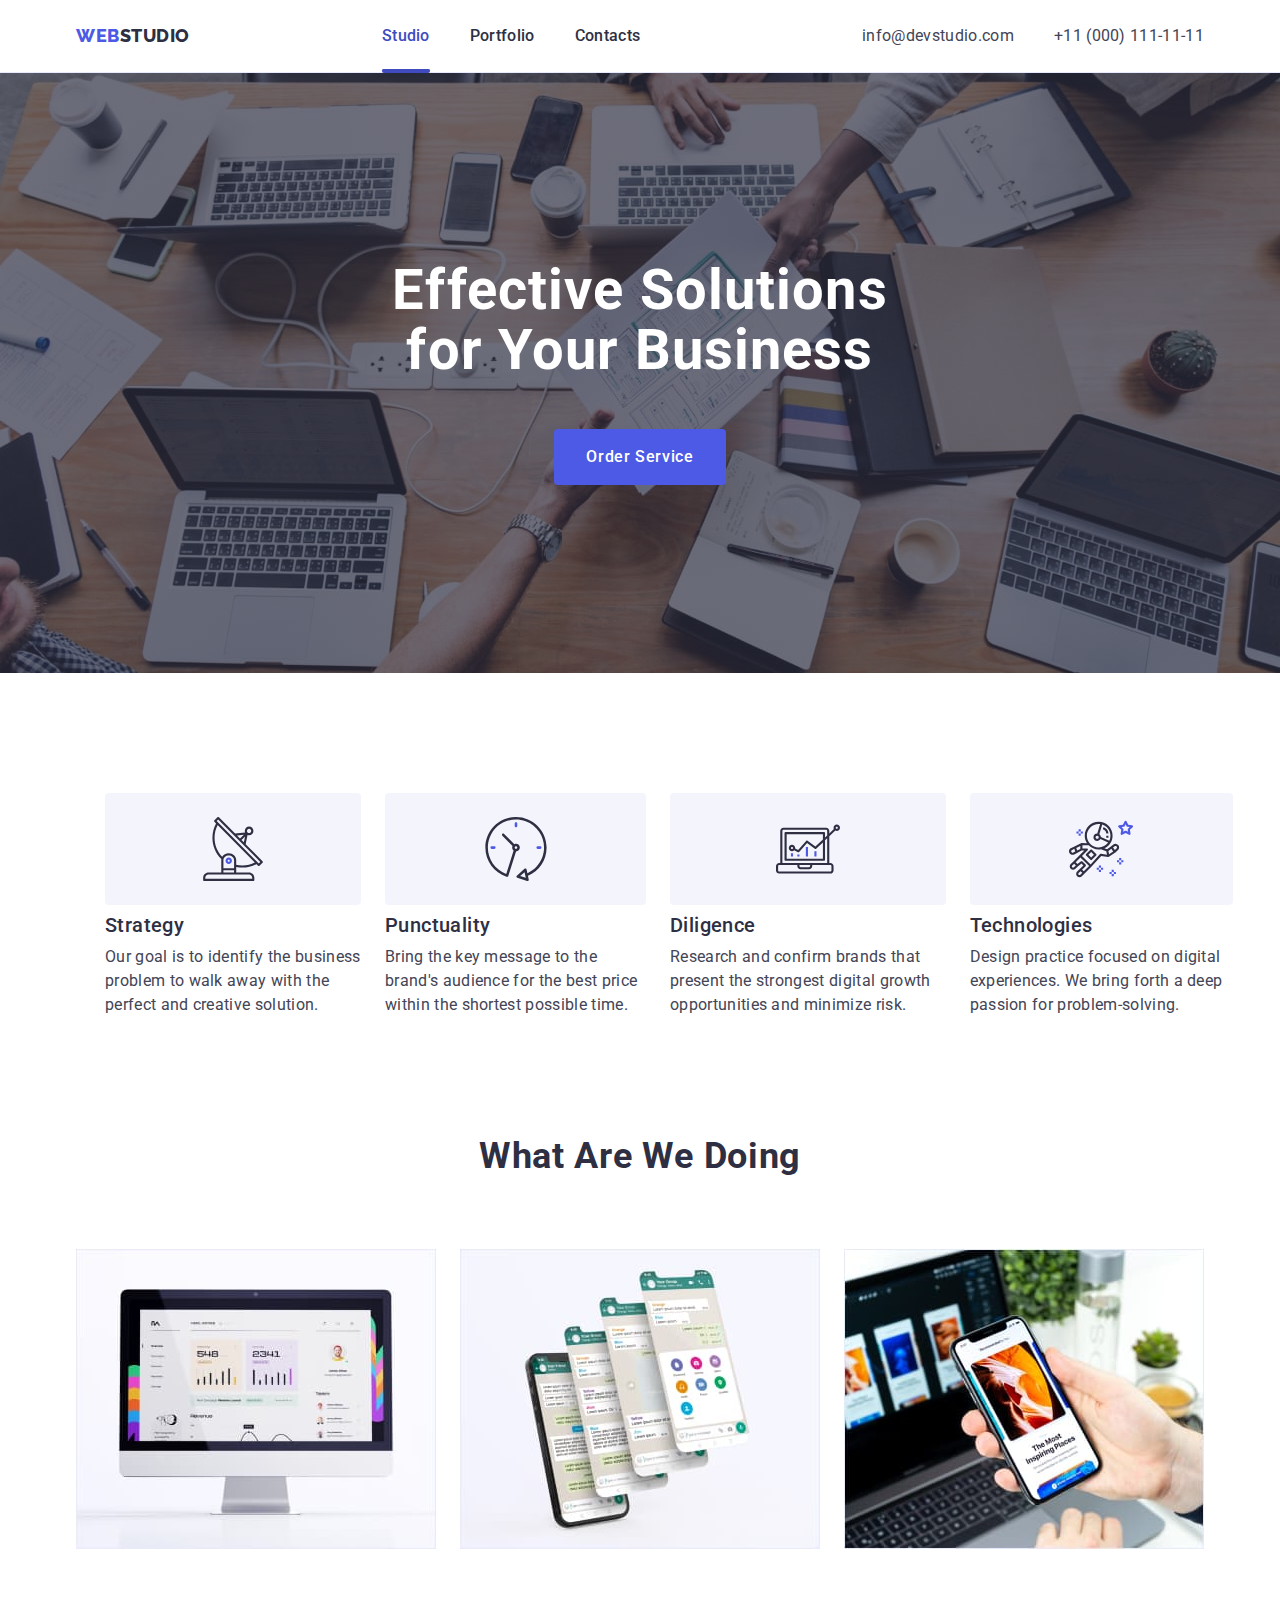
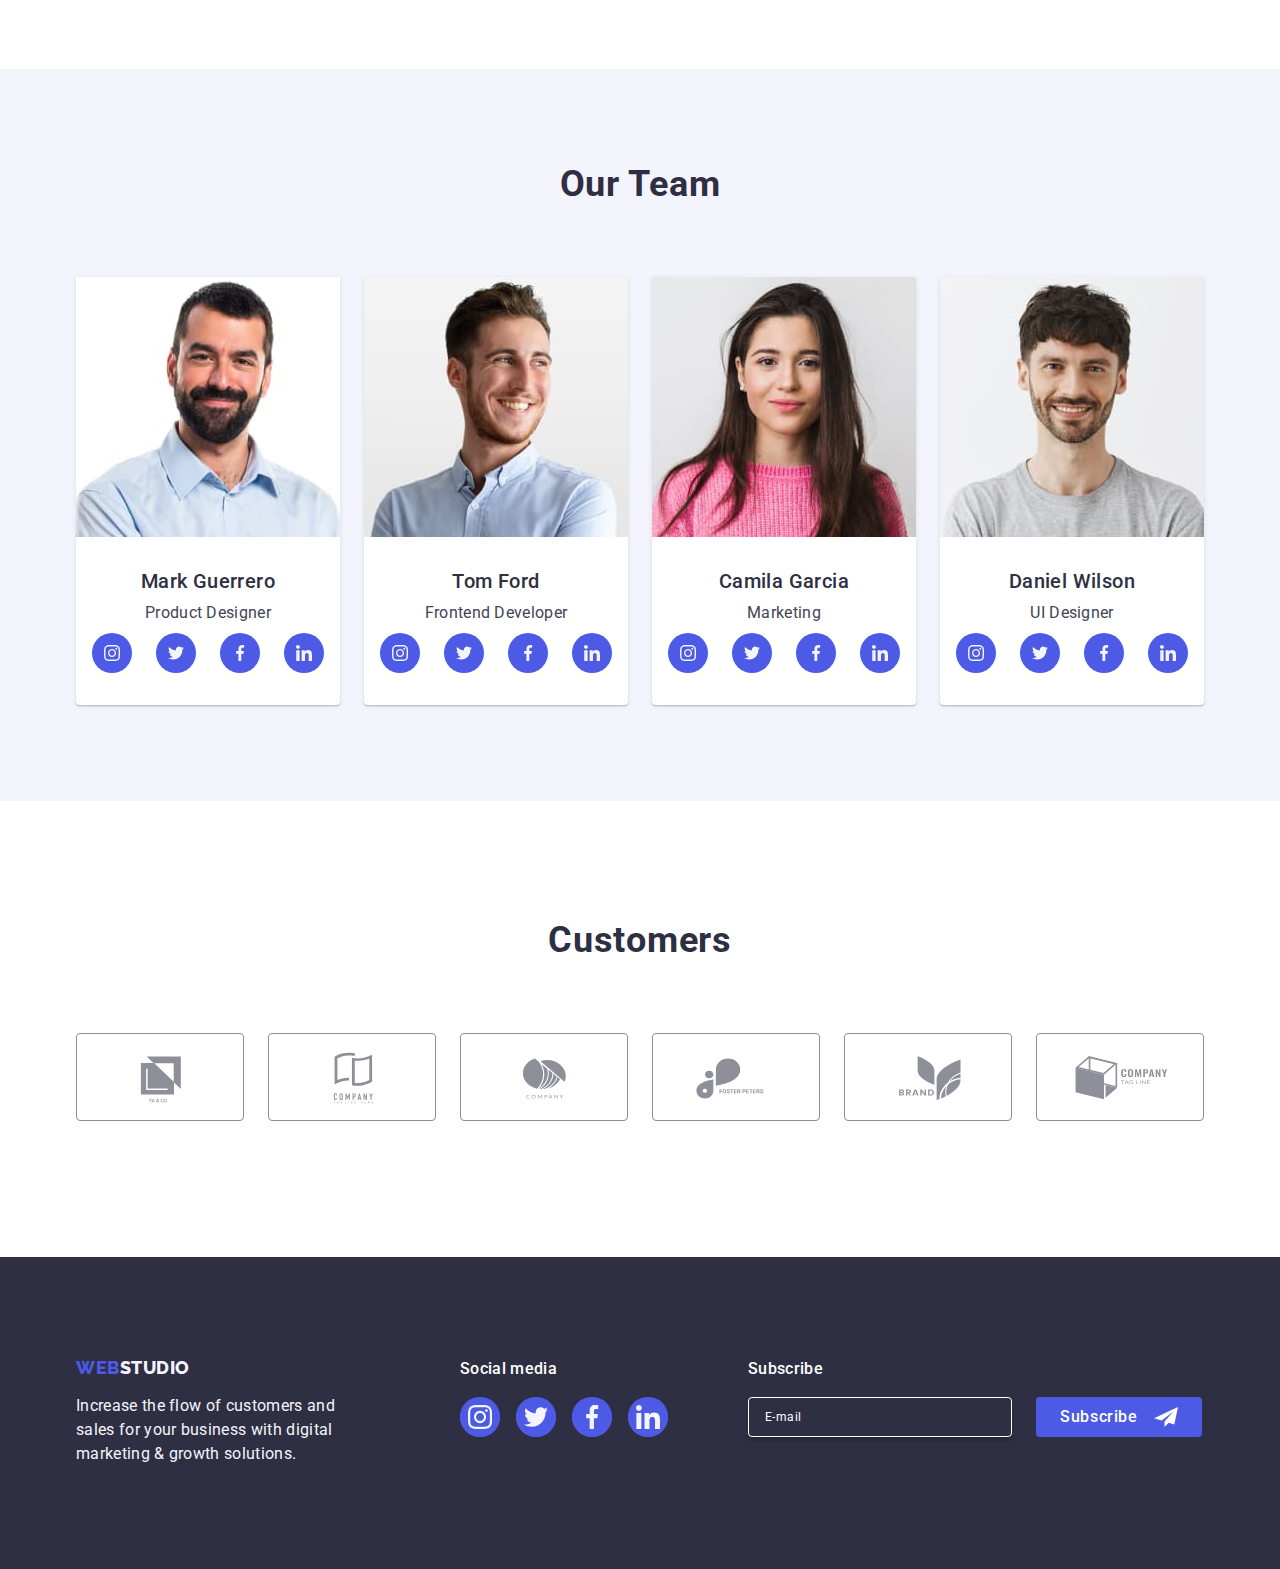
<file: index.html>
<!DOCTYPE html>
<html lang="en">
  <head>
    <meta charset="UTF-8" />
    <meta name="viewport" content="width=device-width, initial-scale=1.0" />
    <link
      rel="stylesheet"
      href="https://cdn.jsdelivr.net/npm/modern-normalize@2.0.0/modern-normalize.min.css"
    />
    <link rel="stylesheet" href="./css/styles.css" />
    <link rel="preconnect" href="https://fonts.googleapis.com" />
    <link rel="preconnect" href="https://fonts.gstatic.com" crossorigin />
    <link
      href="https://fonts.googleapis.com/css2?family=Raleway:wght@800&family=Roboto:wght@400;500;700;900&display=swap"
      rel="stylesheet"
    />
    <title>Studio</title>
  </head>
  <body>
    <header class="flex-container">
      <div class="container container-flex-one">
        <nav class="flex-nav relative">
          <a class="logo link flex-logo" href="./index.html"
            >Web<span class="logocolor">Studio</span>
          </a>
          <ul class="list flex-items">
            <li class="list-contact">
              <a class="list-item active link" href="./index.html">Studio</a>
            </li>
            <li class="list-contact">
              <a class="list-item link" href="./portfolio.html">Portfolio</a>
            </li>
            <li class="list-contact">
              <a class="list-item link" href="">Contacts</a>
            </li>
          </ul>
        </nav>
        <address class="contact">
          <ul class="list flex-address">
            <li class="list-contact">
              <a class="linkcolor link" href="mailto:info@devstudio.com"
                >info@devstudio.com</a
              >
            </li>
            <li class="list-contact">
              <a class="linkcolor link" href="tel:+110001111111"
                >+11 (000) 111-11-11</a
              >
            </li>
          </ul>
        </address>
      </div>
    </header>
    <main>
      <section class="bgd flex-one bgd-img">
        <div class="container container-flex-two">
          <h1 class="headerstyl">Effective Solutions for Your Business</h1>
          <button class="btn-first" type="button" data-modal-open>
            Order Service
          </button>
        </div>
      </section>
      <section class="flex-two">
        <div class="container container-flex-one">
          <h2 class="visually-hidden">The main goals of the company</h2>
          <ul class="list flex-three">
            <li class="list-goals">
              <div class="icons-atut">
                <svg
                  class="svg-atut"
                  viewBox="0 0 32 32"
                  width="64"
                  height="64"
                  fill="black"
                >
                  <use href="./images/icons.svg#icon-antenna"></use>
                </svg>
              </div>
              <h3 class="hdr">Strategy</h3>
              <p class="prg">
                Our goal is to identify the business problem to walk away with
                the perfect and creative solution.
              </p>
            </li>
            <li class="list-goals">
              <div class="icons-atut">
                <svg
                  class="svg-atut"
                  viewBox="0 0 32 32"
                  width="64"
                  height="64"
                >
                  <use href="./images/icons.svg#icon-clock"></use>
                </svg>
              </div>
              <h3 class="hdr">Punctuality</h3>
              <p class="prg">
                Bring the key message to the brand's audience for the best price
                within the shortest possible time.
              </p>
            </li>
            <li class="list-goals">
              <div class="icons-atut">
                <svg
                  class="svg-atut"
                  viewBox="0 0 32 32"
                  width="64"
                  height="64"
                >
                  <use href="./images/icons.svg#icon-diagram"></use>
                </svg>
              </div>
              <h3 class="hdr">Diligence</h3>
              <p class="prg">
                Research and confirm brands that present the strongest digital
                growth opportunities and minimize risk.
              </p>
            </li>
            <li class="list-goals">
              <div class="icons-atut">
                <svg
                  class="svg-atut"
                  viewBox="0 0 32 32"
                  width="64"
                  height="64"
                >
                  <use href="./images/icons.svg#icon-astronaut"></use>
                </svg>
              </div>
              <h3 class="hdr">Technologies</h3>
              <p class="prg">
                Design practice focused on digital experiences. We bring forth a
                deep passion for problem-solving.
              </p>
            </li>
          </ul>
        </div>
      </section>
      <section class="flex-four">
        <div class="container container-flex-two">
          <h2 class="header-low">What are we doing</h2>
          <ul class="list flex-img">
            <li class="flex-img-rtv">
              <img
                src="./images/computer.jpg"
                alt="Monitor"
                width="360"
                height="300"
              />
            </li>
            <li class="flex-img-rtv">
              <img
                src="./images/phonescreen.jpg"
                alt="A phone with four screenshots"
                width="360"
                height="300"
              />
            </li>
            <li class="flex-img-rtv">
              <img
                src="./images/phone.jpg"
                alt="A man's hand with a phone in his hand, and in the background there is a computer on the table"
                width="360"
                height="300"
              />
            </li>
          </ul>
        </div>
      </section>
      <section class="bgn-team flex-fife">
        <div class="container column">
          <h2 class="header-low">Our Team</h2>
          <ul class="list flex-team">
            <li class="bgr-white flex-person">
              <img
                src="./images/mg.jpg"
                alt="Mark Guerrero Product Designer"
                width="264"
                height="260"
              />
              <div class="div-person">
                <h3 class="hdr">Mark Guerrero</h3>
                <p class="prg">Product Designer</p>
                <ul class="flex-platform">
                  <li class="icons-platform">
                    <a href="#" class="web-icon">
                      <svg
                        class="svg-platform"
                        viewBox="0 0 32 32"
                        width="16"
                        height="16"
                      >
                        <use href="./images/icons.svg#icon-instagram"></use>
                      </svg>
                    </a>
                  </li>
                  <li class="icons-platform">
                    <a href="#" class="web-icon">
                      <svg
                        class="svg-platform"
                        viewBox="0 0 32 32"
                        width="16"
                        height="16"
                      >
                        <use href="./images/icons.svg#icon-twitter"></use>
                      </svg>
                    </a>
                  </li>
                  <li class="icons-platform">
                    <a href="#" class="web-icon">
                      <svg
                        class="svg-platform"
                        viewBox="0 0 32 32"
                        width="16"
                        height="16"
                      >
                        <use href="./images/icons.svg#icon-facebook"></use>
                      </svg>
                    </a>
                  </li>
                  <li class="icons-platform">
                    <a href="#" class="web-icon">
                      <svg
                        class="svg-platform"
                        viewBox="0 0 32 32"
                        width="16"
                        height="16"
                      >
                        <use href="./images/icons.svg#icon-linkedin"></use>
                      </svg>
                    </a>
                  </li>
                </ul>
              </div>
            </li>
            <li class="bgr-white flex-person">
              <img
                src="./images/tf.jpg"
                alt="Tom Ford Frontend Developer"
                width="264"
                height="260"
              />
              <div class="div-person">
                <h3 class="hdr">Tom Ford</h3>
                <p class="prg">Frontend Developer</p>
                <ul class="flex-platform">
                  <li class="icons-platform">
                    <a href="#" class="web-icon">
                      <svg
                        class="svg-platform"
                        viewBox="0 0 32 32"
                        width="16"
                        height="16"
                      >
                        <use href="./images/icons.svg#icon-instagram"></use>
                      </svg>
                    </a>
                  </li>
                  <li class="icons-platform">
                    <a href="#" class="web-icon">
                      <svg
                        class="svg-platform"
                        viewBox="0 0 32 32"
                        width="16"
                        height="16"
                      >
                        <use href="./images/icons.svg#icon-twitter"></use>
                      </svg>
                    </a>
                  </li>
                  <li class="icons-platform">
                    <a href="#" class="web-icon">
                      <svg
                        class="svg-platform"
                        viewBox="0 0 32 32"
                        width="16"
                        height="16"
                      >
                        <use href="./images/icons.svg#icon-facebook"></use>
                      </svg>
                    </a>
                  </li>
                  <li class="icons-platform">
                    <a href="#" class="web-icon">
                      <svg
                        class="svg-platform"
                        viewBox="0 0 32 32"
                        width="16"
                        height="16"
                      >
                        <use href="./images/icons.svg#icon-linkedin"></use>
                      </svg>
                    </a>
                  </li>
                </ul>
              </div>
            </li>
            <li class="bgr-white flex-person">
              <img
                src="./images/cg.jpg"
                alt="Camila Garcia Marketing"
                width="264"
                height="260"
              />
              <div class="div-person">
                <h3 class="hdr">Camila Garcia</h3>
                <p class="prg">Marketing</p>
                <ul class="flex-platform">
                  <li class="icons-platform">
                    <a href="#" class="web-icon">
                      <svg
                        class="svg-platform"
                        viewBox="0 0 32 32"
                        width="16"
                        height="16"
                      >
                        <use href="./images/icons.svg#icon-instagram"></use>
                      </svg>
                    </a>
                  </li>
                  <li class="icons-platform">
                    <a href="#" class="web-icon">
                      <svg
                        class="svg-platform"
                        viewBox="0 0 32 32"
                        width="16"
                        height="16"
                      >
                        <use href="./images/icons.svg#icon-twitter"></use>
                      </svg>
                    </a>
                  </li>
                  <li class="icons-platform">
                    <a href="#" class="web-icon">
                      <svg
                        class="svg-platform"
                        viewBox="0 0 32 32"
                        width="16"
                        height="16"
                      >
                        <use href="./images/icons.svg#icon-facebook"></use>
                      </svg>
                    </a>
                  </li>
                  <li class="icons-platform">
                    <a href="#" class="web-icon">
                      <svg
                        class="svg-platform"
                        viewBox="0 0 32 32"
                        width="16"
                        height="16"
                      >
                        <use href="./images/icons.svg#icon-linkedin"></use>
                      </svg>
                    </a>
                  </li>
                </ul>
              </div>
            </li>
            <li class="bgr-white flex-person">
              <img
                src="./images/dw.jpg"
                alt="Daniel Wilson UI Designer"
                height="260"
              />
              <div class="div-person">
                <h3 class="hdr">Daniel Wilson</h3>
                <p class="prg">UI Designer</p>
                <ul class="flex-platform">
                  <li class="icons-platform">
                    <a href="#" class="web-icon">
                      <svg
                        class="svg-platform"
                        viewBox="0 0 32 32"
                        width="16"
                        height="16"
                      >
                        <use href="./images/icons.svg#icon-instagram"></use>
                      </svg>
                    </a>
                  </li>
                  <li class="icons-platform">
                    <a href="#" class="web-icon">
                      <svg
                        class="svg-platform"
                        viewBox="0 0 32 32"
                        width="16"
                        height="16"
                      >
                        <use href="./images/icons.svg#icon-twitter"></use>
                      </svg>
                    </a>
                  </li>
                  <li class="icons-platform">
                    <a href="#" class="web-icon">
                      <svg
                        class="svg-platform"
                        viewBox="0 0 32 32"
                        width="16"
                        height="16"
                      >
                        <use href="./images/icons.svg#icon-facebook"></use>
                      </svg>
                    </a>
                  </li>
                  <li class="icons-platform">
                    <a href="#" class="web-icon">
                      <svg
                        class="svg-platform"
                        viewBox="0 0 32 32"
                        width="16"
                        height="16"
                      >
                        <use href="./images/icons.svg#icon-linkedin"></use>
                      </svg>
                    </a>
                  </li>
                </ul>
              </div>
            </li>
          </ul>
        </div>
      </section>
      <section class="customers">
        <div class="container">
          <h2 class="header-low">Customers</h2>
          <ul class="list flex-three">
            <li class="list-goals icons-costumers">
              <a href="#" class="web-customers">
                <svg
                  class="svg-customer"
                  viewBox="0 0 61 32"
                  width="104"
                  height="56"
                >
                  <use href="./images/icons.svg#icon-client-1"></use>
                </svg>
              </a>
            </li>
            <li class="list-goals icons-costumers">
              <a href="#" class="web-customers">
                <svg
                  class="svg-customer"
                  viewBox="0 0 61 32"
                  width="104"
                  height="56"
                >
                  <use href="./images/icons.svg#icon-client-2"></use>
                </svg>
              </a>
            </li>
            <li class="list-goals icons-costumers">
              <a href="#" class="web-customers">
                <svg
                  class="svg-customer"
                  viewBox="0 0 61 32"
                  width="104"
                  height="56"
                >
                  <use href="./images/icons.svg#icon-client-3"></use>
                </svg>
              </a>
            </li>
            <li class="list-goals icons-costumers">
              <a href="#" class="web-customers">
                <svg
                  class="svg-customer"
                  viewBox="0 0 61 32"
                  width="104"
                  height="56"
                >
                  <use href="./images/icons.svg#icon-client-4"></use>
                </svg>
              </a>
            </li>
            <li class="list-goals icons-costumers">
              <a href="#" class="web-customers">
                <svg
                  class="svg-customer"
                  viewBox="0 0 61 32"
                  width="104"
                  height="56"
                >
                  <use href="./images/icons.svg#icon-client-5"></use>
                </svg>
              </a>
            </li>
            <li class="list-goals icons-costumers">
              <a href="#" class="web-customers">
                <svg
                  class="svg-customer"
                  viewBox="0 0 61 32"
                  width="104"
                  height="56"
                >
                  <use href="./images/icons.svg#icon-client-6"></use>
                </svg>
              </a>
            </li>
          </ul>
        </div>
      </section>
    </main>
    <footer class="bgd footer">
      <div class="container flex-footer">
        <div class="margin-footer">
          <a class="logo link block-footer" href="index.html"
            >Web<span class="ft-logo">Studio</span>
          </a>
          <p class="footer-prg">
            Increase the flow of customers and sales for your business with
            digital marketing & growth solutions.
          </p>
        </div>
        <div class="">
          <p class="list-item-f">Social media</p>
          <ul class="platforms-footer">
            <li class="icons-footer">
              <a href="#" class="web-icon-f">
                <svg
                  class="svg-footer"
                  viewBox="0 0 32 32"
                  width="24"
                  height="24"
                >
                  <use href="./images/icons.svg#icon-instagram"></use>
                </svg>
              </a>
            </li>

            <li class="icons-footer">
              <a href="#" class="web-icon-f">
                <svg
                  class="svg-footer"
                  viewBox="0 0 32 32"
                  width="24"
                  height="24"
                >
                  <use href="./images/icons.svg#icon-twitter"></use>
                </svg>
              </a>
            </li>
            <li class="icons-footer">
              <a href="#" class="web-icon-f">
                <svg
                  class="svg-footer"
                  viewBox="0 0 32 32"
                  width="24"
                  height="24"
                >
                  <use href="./images/icons.svg#icon-facebook"></use>
                </svg>
              </a>
            </li>
            <li class="icons-footer">
              <a href="#" class="web-icon-f">
                <svg
                  class="svg-footer"
                  viewBox="0 0 32 32"
                  width="24"
                  height="24"
                >
                  <use href="./images/icons.svg#icon-linkedin"></use>
                </svg>
              </a>
            </li>
          </ul>
        </div>
        <div class="sub-footer">
          <p class="list-item-f">Subscribe</p>
          <form class="form-footer">
            <label class="label-footer">
              <input
                class="input-footer"
                type="email"
                name="email"
                placeholder="E-mail"
                required
              />
            </label>
            <button class="btn-footer" type="submit">
              Subscribe
              <svg class="svg-send" viewBox="0 0 32 32" width="24" height="24">
                <use href="./images/icons.svg#icon-send"></use>
              </svg>
            </button>
          </form>
        </div>
      </div>
    </footer>
    <div class="backdrop is-hidden" data-modal>
      <div class="modal">
        <button class="close-btn" type="button" data-modal-close>
          <svg class="svg-close-btn" viewBox="0 0 32 32" width="8" height="8">
            <use href="./images/icons.svg#icon-close-black"></use>
          </svg>
        </button>
        <p class="modal-p">Leave your contacts and we will call you back</p>
        <form class="form-modal">
          <div class="div-modal-l">
            <label for="user-name" class="label-modal">Name</label>
            <div class="div-modal-si">
              <input
                class="input-modal"
                type="text"
                id="user-name"
                name="user-name"
                required
              />
              <svg
                class="svg-icon-modal"
                viewBox="0 0 32 32"
                width="18"
                height="24"
              >
                <use href="./images/icons.svg#icon-person"></use>
              </svg>
            </div>
          </div>
          <div class="div-modal-l">
            <label for="user-phone" class="label-modal">Phone</label>
            <div class="div-modal-si">
              <input
                class="input-modal"
                type="tel"
                id="user-phone"
                name="user_phone"
                required
              />
              <svg
                class="svg-icon-modal"
                viewBox="0 0 32 32"
                width="18"
                height="24"
              >
                <use href="./images/icons.svg#icon-phone"></use>
              </svg>
            </div>
          </div>
          <div class="div-modal-l">
            <label for="user-email" class="label-modal">Email</label>
            <div class="div-modal-si">
              <input
                class="input-modal"
                type="email"
                id="user-email"
                name="user_email"
                required
              />
              <svg
                class="svg-icon-modal"
                viewBox="0 0 32 32"
                width="18"
                height="24"
              >
                <use href="./images/icons.svg#icon-email"></use>
              </svg>
            </div>
          </div>
          <div class="div-modal-c">
            <label for="user-comment" class="label-modal">Comment</label>
            <textarea
              class="textarea-modal"
              id="user-comment"
              name="user-comment"
              placeholder="Text input"
            ></textarea>
          </div>
          <div class="div-modal-box">
            <input
              class="visually-hidden input-check"
              type="checkbox"
              value="true"
              name="user-privacy"
              id="user-privacy"
              required
            />
            <label for="user-privacy" class="label-check"
              ><span class="span-checkbox">
                <svg width="10" height="8">
                  <use href="./images/icons.svg#icon-accept"></use>
                </svg>
              </span>
              I accept the terms and conditions of the
              <a href="" class="href-checkbox">Privacy Policy</a>
            </label>
          </div>
          <button type="submit" class="btn-send">Send</button>
        </form>
      </div>
    </div>
    <script src="./js/modal.js"></script>
  </body>
</html>
</file>
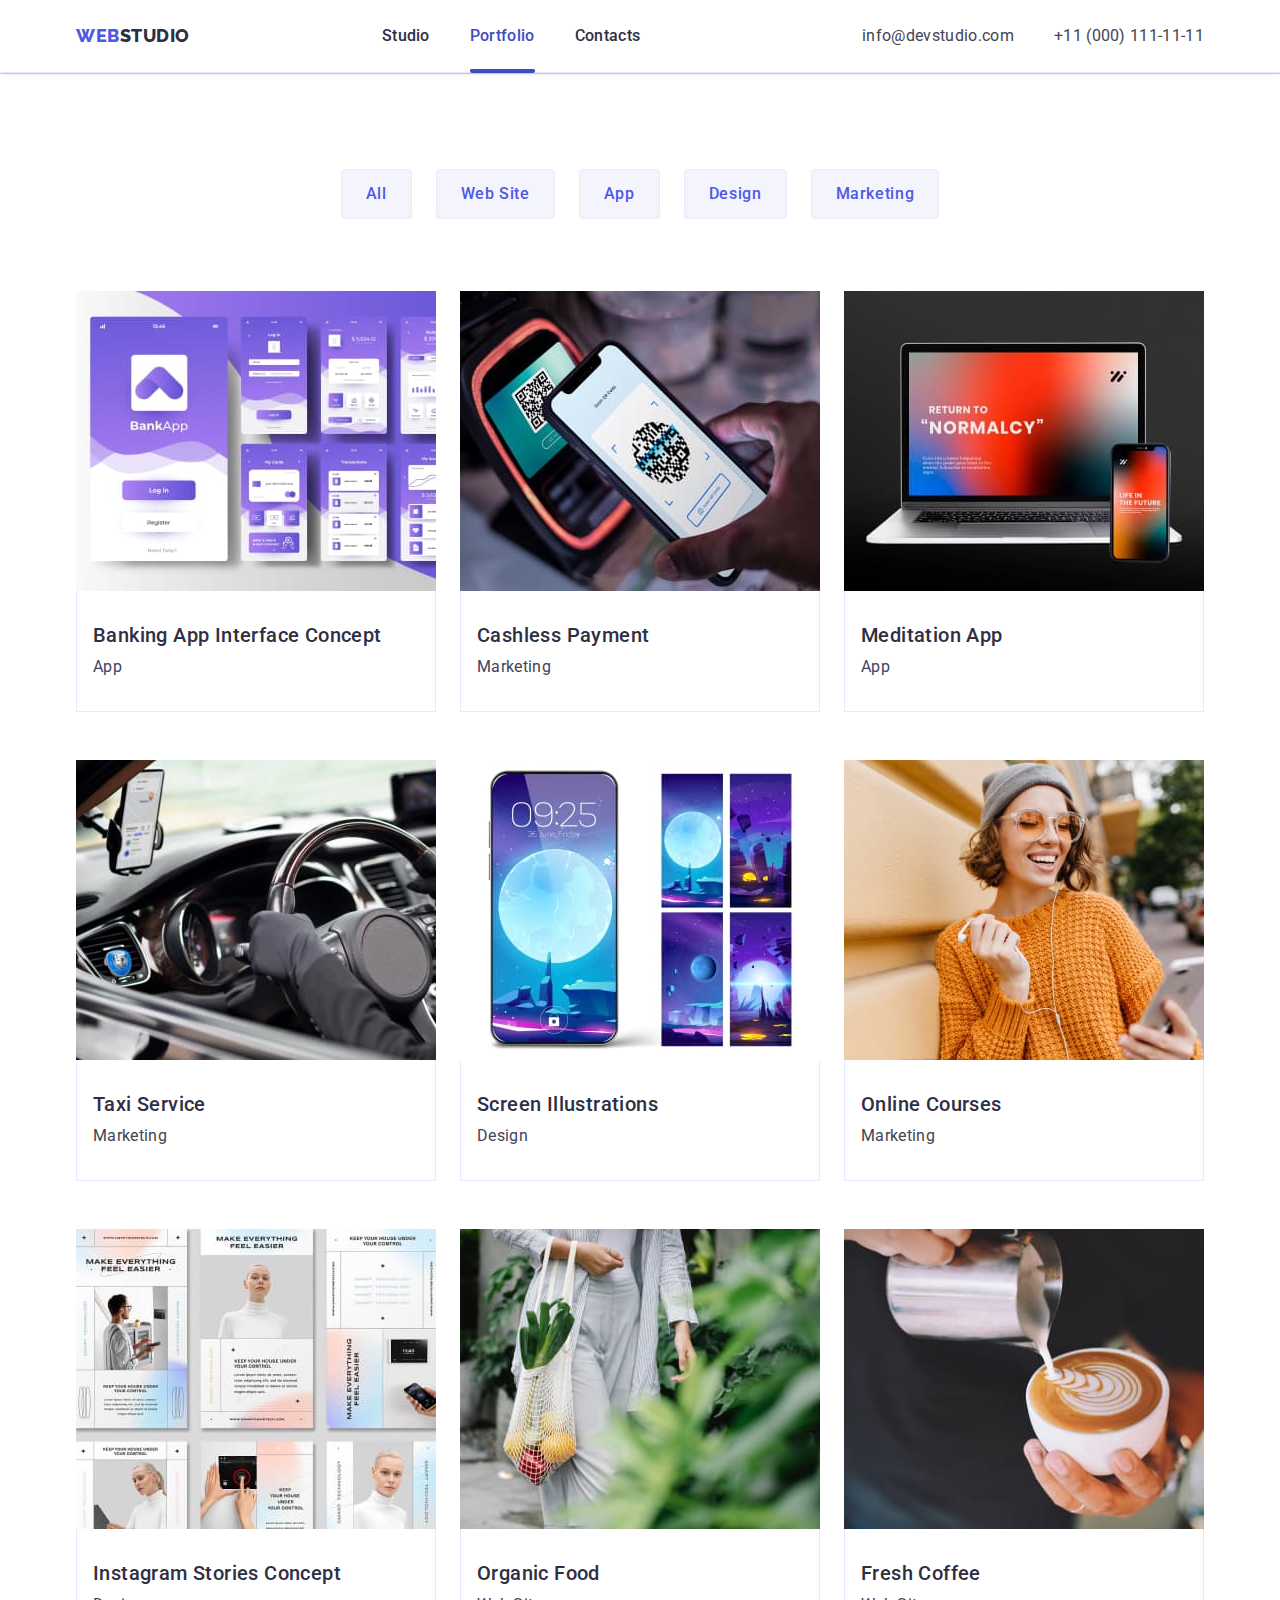
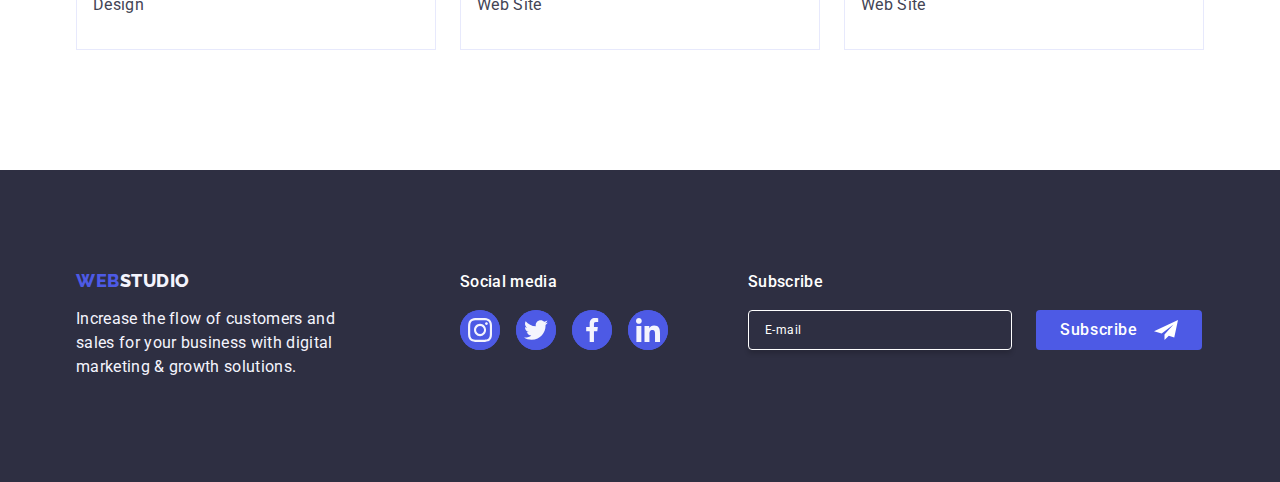
<file: portfolio.html>
<!DOCTYPE html>
<html lang="en">
  <head>
    <meta charset="UTF-8" />
    <meta name="viewport" content="width=device-width, initial-scale=1.0" />
    <link
      rel="stylesheet"
      href="https://cdn.jsdelivr.net/npm/modern-normalize@2.0.0/modern-normalize.min.css"
    />
    <link rel="stylesheet" href="./css/styles.css" />
    <link rel="preconnect" href="https://fonts.googleapis.com" />
    <link rel="preconnect" href="https://fonts.gstatic.com" crossorigin />
    <link
      href="https://fonts.googleapis.com/css2?family=Raleway:wght@800&family=Roboto:wght@400;500;700;900&display=swap"
      rel="stylesheet"
    />
    <title>Portfolio</title>
  </head>
  <body>
    <header class="flex-container">
      <div class="container container-flex-one">
        <nav class="flex-nav">
          <a class="logo link flex-logo" href="./index.html"
            >Web<span class="logocolor">Studio</span>
          </a>
          <ul class="list flex-items">
            <li class="list-contact">
              <a class="list-item link" href="./index.html">Studio</a>
            </li>
            <li class="list-contact">
              <a class="list-item active link" href="./portfolio.html"
                >Portfolio</a
              >
            </li>
            <li class="list-contact">
              <a class="list-item link" href="">Contacts</a>
            </li>
          </ul>
        </nav>
        <address class="contact">
          <ul class="list flex-address">
            <li class="list-contact">
              <a class="linkcolor link" href="mailto:info@devstudio.com"
                >info@devstudio.com</a
              >
            </li>
            <li class="list-contact">
              <a class="linkcolor link" href="tel:+110001111111"
                >+11 (000) 111-11-11</a
              >
            </li>
          </ul>
        </address>
      </div>
    </header>
    <main>
      <section class="styles-p">
        <div class="container container-flex-two">
          <h1 class="visually-hidden">Offer</h1>
          <ul class="list flex-p-one">
            <li>
              <button class="btn-p" type="button">All</button>
            </li>
            <li>
              <button class="btn-p" type="button">Web Site</button>
            </li>
            <li>
              <button class="btn-p" type="button">App</button>
            </li>
            <li>
              <button class="btn-p" type="button">Design</button>
            </li>
            <li>
              <button class="btn-p" type="button">Marketing</button>
            </li>
          </ul>
          <ul class="list flex-p-two">
            <li class="flex-p-img">
              <a href="" class="link link-hf">
                <div class="div-img">
                  <img
                    src="./images/bankapp.jpg"
                    alt="Screenshoty aplikacji bankowej"
                    width="360"
                    height="300"
                  />
                  <p class="div-p">
                    14 Stylish and User-Friendly App Design Concepts · Task
                    Manager App · Calorie Tracker App · Exotic Fruit Ecommerce
                    App · Cloud Storage App
                  </p>
                </div>

                <div class="div-app">
                  <h2 class="hdr">Banking App Interface Concept</h2>
                  <p class="prg">App</p>
                </div>
              </a>
            </li>
            <li class="flex-p-img">
              <a href="" class="link link-hf">
                <div class="div-img">
                  <img
                    src="./images/cashless.jpg"
                    alt="Płatność telefonem"
                    width="360"
                    height="300"
                  />
                  <p class="div-p">
                    14 Stylish and User-Friendly App Design Concepts · Task
                    Manager App · Calorie Tracker App · Exotic Fruit Ecommerce
                    App · Cloud Storage App
                  </p>
                </div>
                <div class="div-app">
                  <h2 class="hdr">Cashless Payment</h2>
                  <p class="prg">Marketing</p>
                </div>
              </a>
            </li>
            <li class="flex-p-img">
              <a href="" class="link link-hf">
                <div class="div-img">
                  <img
                    src="./images/mediapp.jpg"
                    alt="Komputer i telefon z wyświetlonym na ekranie aplikacją do medytacji"
                    width="360"
                    height="300"
                  />
                  <p class="div-p">
                    14 Stylish and User-Friendly App Design Concepts · Task
                    Manager App · Calorie Tracker App · Exotic Fruit Ecommerce
                    App · Cloud Storage App
                  </p>
                </div>

                <div class="div-app">
                  <h2 class="hdr">Meditation App</h2>
                  <p class="prg">App</p>
                </div>
              </a>
            </li>
            <li class="flex-p-img">
              <a href="" class="link link-hf">
                <div class="div-img">
                  <img
                    src="./images/taxi.jpg"
                    alt="Zdjęcie kokpitu samochodu"
                    width="360"
                    height="300"
                  />
                  <p class="div-p">
                    14 Stylish and User-Friendly App Design Concepts · Task
                    Manager App · Calorie Tracker App · Exotic Fruit Ecommerce
                    App · Cloud Storage App
                  </p>
                </div>

                <div class="div-app">
                  <h2 class="hdr">Taxi Service</h2>
                  <p class="prg">Marketing</p>
                </div>
              </a>
            </li>
            <li class="flex-p-img">
              <a href="" class="link link-hf">
                <div class="div-img">
                  <img
                    src="./images/screen-ilu.jpg"
                    alt="Telefon z kilkoma ekranami wizualizującymi różne wyświetlenia ekranu"
                    width="360"
                    height="300"
                  />
                  <p class="div-p">
                    14 Stylish and User-Friendly App Design Concepts · Task
                    Manager App · Calorie Tracker App · Exotic Fruit Ecommerce
                    App · Cloud Storage App
                  </p>
                </div>
                <div class="div-app">
                  <h2 class="hdr">Screen Illustrations</h2>
                  <p class="prg">Design</p>
                </div>
              </a>
            </li>
            <li class="flex-p-img">
              <a href="" class="link link-hf">
                <div class="div-img">
                  <img
                    src="./images/online-course.jpg"
                    alt="Kobieta ze słuchawkami w uszach i telefonem w ręku"
                    width="360"
                    height="300"
                  />
                  <p class="div-p">
                    14 Stylish and User-Friendly App Design Concepts · Task
                    Manager App · Calorie Tracker App · Exotic Fruit Ecommerce
                    App · Cloud Storage App
                  </p>
                </div>

                <div class="div-app">
                  <h2 class="hdr">Online Courses</h2>
                  <p class="prg">Marketing</p>
                </div>
              </a>
            </li>
            <li class="flex-p-img">
              <a href="" class="link link-hf">
                <div class="div-img">
                  <img
                    src="./images/insta-stories.jpg"
                    alt="Instagram stories"
                    width="360"
                    height="300"
                  />
                  <p class="div-p">
                    14 Stylish and User-Friendly App Design Concepts · Task
                    Manager App · Calorie Tracker App · Exotic Fruit Ecommerce
                    App · Cloud Storage App
                  </p>
                </div>

                <div class="div-app">
                  <h2 class="hdr">Instagram Stories Concept</h2>
                  <p class="prg">Design</p>
                </div>
              </a>
            </li>
            <li class="flex-p-img">
              <a href="" class="link link-hf">
                <div class="div-img">
                  <img
                    src="./images/organic-food.jpg"
                    alt="Kobieta z torbą świeżej żywności"
                    width="360"
                    height="300"
                  />
                  <p class="div-p">
                    14 Stylish and User-Friendly App Design Concepts · Task
                    Manager App · Calorie Tracker App · Exotic Fruit Ecommerce
                    App · Cloud Storage App
                  </p>
                </div>

                <div class="div-app">
                  <h2 class="hdr">Organic Food</h2>
                  <p class="prg">Web Site</p>
                </div>
              </a>
            </li>
            <li class="flex-p-img">
              <a href="" class="link link-hf">
                <div class="div-img">
                  <img
                    src="./images/fresh-coffee.jpg"
                    alt="Barista wlewający mleko do filiżanki kawy"
                    width="360"
                    height="300"
                  />
                  <p class="div-p">
                    14 Stylish and User-Friendly App Design Concepts · Task
                    Manager App · Calorie Tracker App · Exotic Fruit Ecommerce
                    App · Cloud Storage App
                  </p>
                </div>

                <div class="div-app">
                  <h2 class="hdr">Fresh Coffee</h2>
                  <p class="prg">Web Site</p>
                </div>
              </a>
            </li>
          </ul>
        </div>
      </section>
    </main>
    <footer class="bgd footer">
      <div class="container flex-footer">
        <div class="margin-footer">
          <a class="logo link block-footer" href="index.html"
            >Web<span class="ft-logo">Studio</span>
          </a>
          <p class="footer-prg">
            Increase the flow of customers and sales for your business with
            digital marketing & growth solutions.
          </p>
        </div>
        <div class="">
          <p class="list-item-f">Social media</p>
          <ul class="platforms-footer">
            <li class="icons-footer">
              <a href="#" class="web-icon-f">
                <svg
                  class="svg-footer"
                  viewBox="0 0 32 32"
                  width="24"
                  height="24"
                >
                  <use href="./images/icons.svg#icon-instagram"></use>
                </svg>
              </a>
            </li>

            <li class="icons-footer">
              <a href="#" class="web-icon-f">
                <svg
                  class="svg-footer"
                  viewBox="0 0 32 32"
                  width="24"
                  height="24"
                >
                  <use href="./images/icons.svg#icon-twitter"></use>
                </svg>
              </a>
            </li>
            <li class="icons-footer">
              <a href="#" class="web-icon-f">
                <svg
                  class="svg-footer"
                  viewBox="0 0 32 32"
                  width="24"
                  height="24"
                >
                  <use href="./images/icons.svg#icon-facebook"></use>
                </svg>
              </a>
            </li>
            <li class="icons-footer">
              <a href="#" class="web-icon-f">
                <svg
                  class="svg-footer"
                  viewBox="0 0 32 32"
                  width="24"
                  height="24"
                >
                  <use href="./images/icons.svg#icon-linkedin"></use>
                </svg>
              </a>
            </li>
          </ul>
        </div>
        <div class="sub-footer">
          <p class="list-item-f">Subscribe</p>
          <form class="form-footer">
            <label class="label-footer">
              <input
                class="input-footer"
                type="email"
                name="email"
                placeholder="E-mail"
              />
            </label>
            <button class="btn-footer" type="submit">
              Subscribe
              <svg class="svg-send" viewBox="0 0 32 32" width="24" height="24">
                <use href="./images/icons.svg#icon-send"></use>
              </svg>
            </button>
          </form>
        </div>
      </div>
    </footer>
  </body>
</html>
</file>
<file: css/styles.css>
* {
    margin: 0;
    padding: 0;
    box-sizing: border-box;
}
:root {
    --color-text: #4d5ae5;
    --color-background: #F4F4FD;
    --body-color: #434455;
    --header-color: #2e2f42;
    --focus-hover: #404BBF;
    --white-color: #FFFFFF;
    --button-color: #E7E9FC;
    --icon-color: #8E8F99;
    --footer-color: #31d0aa;
}
body {
    font-family: "Roboto", sans-serif;
    color: var(--body-color);
    background-color: var(--white-color);
    font-size: 16px;
    line-height: 1.5;
}
img {
    display: block;
    max-width: 100%;
    height: auto;
}
button {
    cursor: pointer;
    border: none;
    border-radius: 4px;
}
ul {
    list-style: none;
    margin: 0;
    padding-left: 0;
}
header {
    background-color: var(--white-color);
}
a {
    font-size: 12px;
    line-height: 1.3;
    text-decoration: none;
}
section {
    padding-top: 120px;
    padding-bottom: 120px;
}
.list {
    background-color: var(--white-color);
    text-decoration: none;
    list-style: none; }
.header-low {
    font-size: 36px;
    line-height: 1.11;
    text-align: center;
    letter-spacing: 0.02em;
    text-transform: capitalize;
    color: var(--header-color);
    margin-bottom: 72px;
}
.headerstyl {
    font-size: 56px;
    line-height: 1.07;
    text-align: center;
    justify-content: center;
    letter-spacing: 0.02em;
    color: var(--white-color);
    max-width: 496px;
    height: auto;
    padding-bottom: 48px;

}
.bgn-team {
    background-color: var(--color-background);
}
li {
    color: var(--header-color);
    font-size: 12px;
}
.btn-p {
    font-weight: 500;
    font-size: 16px;
    line-height: 1.5;
    letter-spacing: 0.04em;
    cursor: pointer;
    font-family: "Roboto", sans-serif;
    padding: 12px 24px;
    border: 1px solid var(--button-color);
    border-radius: 4px;
    background-color: var(--color-background);
    color: var(--color-text);
    transition: color 250ms cubic-bezier(0.4, 0, 0.2, 1),
                background-color 250ms cubic-bezier(0.4, 0, 0.2, 1),
                border-color 250ms cubic-bezier(0.4, 0, 0.2, 1),
                box-shadow 250ms cubic-bezier(0.4, 0, 0.2, 1);
}
.btn-first {
    display: block;
    align-items: center;
    justify-content: center;
    min-width: 169px;
    height: 56px;
    font-weight: 500;
    background-color: var(--color-text);
    font-size: 16px;
    line-height: 1.5;
    letter-spacing: 0.04em;
    padding: 16px 32px;
    border: none;
    border-radius: 4px;
    color: var(--white-color);
    cursor: pointer;
    font-family: "Roboto", sans-serif;
    transition: background-color 250ms cubic-bezier(0.4, 0, 0.2, 1);
}
.btn-first:hover, .btn-first:focus, .btn-footer:hover, .btn-footer:focus {
    color: var(--white-color);
    background-color: var(--focus-hover);

}

.btn-p:hover, .btn-p:focus {
    color: var(--white-color);
    background-color: var(--focus-hover);
    border: 1px solid transparent;
    box-shadow: 0px 3px 1px rgba(0, 0, 0, 0.1),
        0px 2px 1px rgba(0, 0, 0, 0.08),
        0px 2px 2px rgba(0, 0, 0, 0.12);

}
.btn-first-p {
    background-color: var(--color-text);
    color: var(--white-color);
    border: 1px solid var(--color-text);
    border-radius: 4px;
    box-shadow: 0px 2px 2px 0px #0000001F;
    box-shadow: 0px 2px 1px 0px #00000014;
    box-shadow: 0px 3px 1px 0px #0000001A;
}
.link {
    text-decoration: none;
    position: relative;
    color: var(--focus-hover);
    transition: color 250ms cubic-bezier(0.4, 0, 0.2, 1);
}

.link:hover, .link:focus, .link.active {
    color: var(--focus-hover);
} 
.linkcolor {
    color: var(--body-color);
    font-family: 'Roboto', sans-serif;
    font-weight: 400;
    font-size: 16px;
    line-height: 1.5;
    letter-spacing: 0.02em;
    padding: 24px 0px;
    display: block;
}
.contact {
    font-style: normal;
}
.logocolor {
    color: var(--header-color);
}

.bgd {
    background-color: var(--header-color);
    color: var(--color-white);
    text-decoration: none;
    height: 312px;
}
.bgd-img {
    background-image: linear-gradient(rgba(46, 47, 66, 0.7), rgba(46, 47, 66, 0.7)), url(../images/people-office.jpg); 
    background-repeat: no-repeat;
    background-position: center;
    background-size: cover;
    max-width: 1440px;
    margin: 0 auto;
}
.logo {
    padding-right: 76px;
    font-family: 'Raleway', sans-serif;
    font-weight: 800;
    font-size: 18px;
    line-height: 1.17;
    letter-spacing: 0.03em;
    text-transform: uppercase;
    color: var(--color-text);
}
.list-item.active::after {
    content: '';
    position: absolute;
    left: 0;
    right: 0;
    bottom: -1px;
    height: 4px;
    background-color: var(--focus-hover);
    border-bottom: 4px solid var(--focus-hover);
    border-radius: 2px;

}
.list-item {
    display: block;
    font-family: 'Roboto', sans-serif;
    font-weight: 500;
    font-size: 16px;
    line-height: 1.5;
    letter-spacing: 0.02em;
    color: var(--header-color);
    padding: 24px 0;
}
.list-item-f {
    font-family: 'Roboto', sans-serif;
    font-weight: 500;
    font-size: 16px;
    line-height: 1.5;
    letter-spacing: 0.02em;
    color: var(--white-color);
    margin-bottom: 16px;
        transition-duration: 250ms;
            transition-timing-function: cubic-bezier(0.4, 0, 0.2, 1);
}
.hdr {
    font-weight: 500;
    font-size: 20px;
    line-height: 1.2;
    letter-spacing: 0.02em;
    color: var(--header-color);
    margin-bottom: 8px;
}
.prg {
    font-size: 16px;
    line-height: 1.5;
    letter-spacing: 0.02em;
    color: var(--body-color);
    margin: 0;
}
.ft-logo {
    color: var(--color-background);
}
.logo.id {
    font-family: "Raleway", sans-serif;
    font-weight: 800;
    font-size: 18px;
    line-height: 1.17;
    letter-spacing: 0.03em;
    color: var(--color-text)
}
.footer-prg {
    line-height: 1.5;
    color: var(--color-background);
    letter-spacing: 0.02em;
    max-width: 264px;
}
.bgr-white {
    background-color: var(--white-color);
    text-align: center;
}
/* .list-contact {
    padding: 24px 0;
} */
.list-item:hover, .list-item:focus {

}
.list-goals {
    width: calc((100%-72px)/4)
}
.visually-hidden {
    position: absolute;
    max-width: 1px;
    height: 1px;
    margin: -1px;
    border: 0;
    padding: 0;
    white-space: nowrap;
    clip-path: inset(100%);
    clip: rect(0 0 0 0);
    overflow: hidden;
}
.styles-p {
    padding: 96px 0 120px 0;
}
.flex-container {
    border-bottom: 1px solid var(--button-color);
    box-shadow: 2px 1px rgba(46, 47, 66, 0.08),
        0px 1px 1px rgba(46, 47, 66, 0.16),
        0px 1px 6px rgba(46, 47, 66, 0.08);
}
.container { 
    width: 1158px;
    margin: 0 auto;
    padding: 0 15px;
}
.container-flex-one {
    display: flex;
    justify-content: space-between;
}
.container-flex-two {
    display: flex;
    flex-direction: column;
    justify-content: center;
    align-items: center;
}
.block-footer {
    display: inline-block;
    margin-bottom: 16px;
}
.flex-nav {
    display: flex;
    justify-content: space-evenly;
    align-items: center;
    gap: 40px;
}
.flex-logo {
    margin-right: 76px;
}
.flex-items {
    display: flex;
    gap: 40px;
}
.flex-address {
    display: flex;
    gap: 40px;
}

.flex-one {
    display: flex;
    flex-direction: column;
    justify-content: center;
    align-items: center;
    width: auto;
    height: 600px;
    padding: 188px 0;
} 
.flex-two {
    display: flex;
    flex-direction: column;
    justify-content: center;
    align-items: center;
    margin: 0px 90px 120px 90px;
}
.flex-three {
    display: flex;
    width: auto;
    height: 104px;
    align-items: flex-start;
    gap: 24px;
}
.flex-four {
    display: flex;
    flex-direction: column;
    justify-content: center;
    align-items: center;
    width: auto;
    padding-top: 0;
}
.flex-img {
    display: flex;
    align-items: center;
    justify-content: center;
    gap: 24px;
}
.flex-img-rtv {
    width: calc((100% - 48px) / 3)
}

.flex-fife {
    display: flex;
    flex-direction: column;
    justify-content: center;
    align-items: center;
    width: auto;
    height: 732px;
}
.flex-team {
    display: flex;
    align-items: center;
    justify-content: center;
    flex-wrap: wrap;
    margin: 0px;
    background-color: var(--color-background);
    gap: 24px;
}
.flex-person {
    display: flex;
    flex-direction: column;
    align-items: center;
    border-radius: 0px 0px 4px 4px;
    width: 264px;
    background-color: var(--white-color);
    box-shadow: 0px 1px 6px rgba(46, 47, 66, 0.08),
            0px 1px 1px rgba(46, 47, 66, 0.16),
            0px 2px 1px rgba(46, 47, 66, 0.08);
}
.div-person {
    display: flex;
    flex-direction: column;
    justify-content: center;
    align-items: center;
    padding: 32px 0;
}
.footer {
    padding: 100px 0;
}
.flex-p-one {
    display: flex;
    justify-content: center;
    align-items: center;
    margin-bottom: 72px;
    gap: 24px;
}
.flex-li:last-child {
    margin-right: 0px;
}
.flex-one:last-child {
    padding: 16px 32px 16px 32px;
    border: 1px solid var(--button-color);
    border-radius: 4px;
    background-color: var(--color-text);
    margin-right: 24px;
}
.flex-p-two {
    display: flex;
    flex-wrap: wrap;
    column-gap: 24px;
    row-gap: 48px;
}
.flex-p-img {
    display: flex;
    flex-direction: column;
    align-items: center;
    width: calc((100% - 48px) / 3);
    height: auto;
    background-color: var(--white-color);
}
.flex-a-p {
    padding-top: 44px;
    padding-bottom: 44px;
}
.div-app {
    display: flex;
    flex-direction: column;
    align-items: flex-start;
    justify-content: center;
    padding: 32px 16px;
    border: 1px solid var(--button-color);
    border-top: none;
    transition-duration: 250ms;
        transition-timing-function: cubic-bezier(0.4, 0, 0.2, 1);
}
.div-app:hover, .div-app:focus {
    border-color: var(--color-background);

}
.link-hf {
    transition: box-shadow 250ms cubic-bezier(0.4, 0, 0.2, 1);

}
.div-img {
    position: relative;
    overflow: hidden;
}
.link-hf:hover, .link-hf:focus {
    box-shadow: 0px 2px 1px rgba(46, 47, 66, 0.08),
                0px 1px 1px rgba(46, 47, 66, 0.16),
                0px 1px 6px rgba(46, 47, 66, 0.08);
     
}
.link-hf:hover p, .link-hf:focus p {
    transform: translateY(0%);
}
.div-p {
        position: absolute;
            top: 0;
            font-size: 16px;
            line-height: 1.5;
            letter-spacing: 0.02em;
            color: var(--color-background);
            padding: 40px 32px;
            background-color: var(--color-text);
            width: 100%;
            height: 100%;
            transform: translateY(100%);
            transition: transform 250ms cubic-bezier(0.4, 0, 0.2, 1);
}

.section-p {
    padding: 96px 0 120px 0;
}
.icons-atut {
    display: flex;
    justify-content: center;
    align-items: center;
    padding: 24px 0;
    background-color: var(--color-background);
    border-radius: 4px;
    margin-bottom: 8px;
}
.svg-atut {
    display: block;
    margin: auto;
}
.flex-platform {
    display: flex;
    justify-content: center;
    align-items: center;
    padding-top: 8px;
    gap: 24px;
}
.icons-platform {
    width: 40px;
    height: 40px;
    display: flex;
    justify-content: center;
    align-items: center;    
    gap: 16px;
}
.web-icon {
    width: 100%;
    height: 100%;
    background-color: var(--color-text);
    border-radius: 50%;
    display: flex;
    align-items: center;
    justify-content: center;
    transition: background-color 250ms cubic-bezier(0.4, 0, 0.2, 1);
}
.web-icon:hover, .web-icon:focus {
    background-color: var(--focus-hover);
    color: var(--focus-hover);

}
.svg-platform {
    fill: var(--color-background)
}
.icons-costumers {
    width: 168px;
    height: 88px;
    display: flex;
    justify-content: center;
    align-items: center;
}
.web-customers {
    width: 100%;
    height: 100%;
    color: var(--icon-color);
    border: 1px solid var(--icon-color);
    border-radius: 4px;
    display: flex;
    justify-content: center;
    align-items: center;
    transition: border-color 250ms cubic-bezier(0.4, 0, 0.2, 1),
        color 250ms cubic-bezier(0.4, 0, 0.2, 1);
}
.web-customers:hover, .web-customers:focus{
    border-color: var(--focus-hover);
    color: var(--focus-hover);

}
.svg-customer {
    fill: currentColor;
    transition: border-color 250ms cubic-bezier(0.4, 0, 0.2, 1);
}
.svg-customer:hover, .svg-customer:focus {
    fill: var(--focus-hover);
}
.flex-footer {
    display: flex;
    align-items: baseline;
}
.margin-footer {
    margin-right: 120px;
}
.icons-footer {
    background-color: var(--color-text);
    border-radius: 50%;
    display: flex;
    align-items: center;
    justify-self: center;
    width: 40px;
    height: 40px;
}
.web-icon-f {
    width: 100%;
    height: 100%;
    background-color: var(--color-text);
    border-radius: 50%;
    display: flex;
    align-items: center;
    justify-content: center;
    transition: background-color 250ms cubic-bezier(0.4, 0, 0.2, 1);
}
.web-icon-f:hover, .web-icon-f:focus {
    background-color: var(--footer-color);
    color: var(--footer-color);

}
.platforms-footer {
    display: flex;
    gap: 16px;
}
.svg-footer {
    fill: var(--color-background);
}
.relative {
    position: relative;
}
.modal {
    position: absolute;
    top: 50%;
    left: 50%;
    width: 408px;
    min-height: 584px;
    transform: translate(-50%, -50%) scale(1);
    background: #fcfcfc;
    box-shadow: 0px 1px 1px rgba(0, 0, 0, 0.14), 0px 1px 3px rgba(0, 0, 0, 0.12), 0px 2px 1px rgba(0, 0, 0, 0.2);
    border-radius: 4px;
    transition: transform 250ms cubic-bezier(0.4, 0, 0.2, 1);
    padding: 72px 24px 24px 24px;  
}
.backdrop {
    position: fixed;
    left: 0;
    top: 0;
    width: 100%;
    height: 100%;
    background-color: rgba(46, 47, 66, 0.4);
    transition: opacity 250ms cubic-bezier(0.4, 0, 0.2, 1), visibility 250ms cubic-bezier(0.4, 0, 0.2, 1);
}
.is-hidden {
    opacity: 0;
    visibility: hidden;
    pointer-events: none;
}

.close-btn {
    display: flex;
    align-items: center;
    justify-content: center;
    position: absolute;
    top: 24px;
    right: 24px;
    width: 24px;
    height: 24px;
    background-color: var(--button-color);
    border: 1px solid rgba(0, 0, 0, 0.1);
    border-radius: 50%;
    cursor: pointer;
    transition: background-color 250ms cubic-bezier(0.4, 0, 0.2, 1), border 250ms cubic-bezier(0.4, 0, 0.2, 1);
}
.close-btn:hover, .close-btn:focus .svg-close-btn{
    background-color: var(--focus-hover);
    border: none;
    fill: var(--white-color);
}
.svg-close-btn {
    transition: fill 250ms cubic-bezier(0.4, 0, 0.2, 1);
}
.sub-footer {
    padding-left: 80px;
}
.form-footer {
    display: flex;
    gap: 24px;
}

.input-footer {
    background-color: transparent;
    width: 264px;
    height: 40px;
    gap: 24px;
    border: 1px solid var(--white-color);
    border-radius: 4px;
    font-size: 12px;
    line-height: 1.5;
    padding-left: 16px;
    letter-spacing: 0.04em;
    box-shadow: 0px 4px 4px 0px rgba(0, 0, 0, 0.15);
    color: var(--white-color);
}
.input-footer::placeholder {
    color: var(--white-color);
}
.btn-footer {
    min-width: 165px;
    display: flex;
    align-items: center;
    justify-content: center;
    background-color: var(--color-text);
    color: var(--white-color);
    cursor: pointer;
    font-weight: 500;
    line-height: 1.5;
    letter-spacing: 0.04em;
    padding: 0 24px;
}
.svg-send {
    margin-left: 16px;
}
.modal-p {
    font-family: 'Roboto', sans-serif;
    font-weight: 500;
    font-size: 16px;
    line-height: 1.5;
    letter-spacing: 0.02em;
    text-align: center;
    color: var(--header-color);
    margin-bottom: 16px;
}
.div-modal {
    position: relative;
    width: 100%;
    margin-bottom: 8px;
}
.label-modal {
    font-size: 12px;
    font-family: 'Roboto', sans-serif;
    font-weight: 400;
    line-height: 1.17;
    letter-spacing: 0.04em;
    color: var(--icon-color);
    display: block;
    margin-bottom: 4px;
}
.div-modal-l {
    margin-bottom: 8px;
}
.div-modal-c {
    margin-bottom: 16px;
}
.div-modal-si {
    position: relative;
    gap: 24px;
}
.input-modal {
    width: 100%;
    height: 40px;
    border: 1px solid rgba(46, 47, 66, 0.4);
    border-radius: 4px;
    background-color: transparent;
    outline: transparent;
    transition: border-color 250ms cubic-bezier(0.4, 0, 0.2, 1);
    font-size: 12px;
    line-height: 1.5;
    padding-left: 38px;
    letter-spacing: 0.04em;
    gap: 24px;
}
.input-modal:focus {
    border-color: var(--color-text);
}
.input-modal:active {
    fill: var(--color-text);
}
.svg-icon-modal {
    position: absolute;
    left: 16px;
    top: 50%;
    transform: translateY(-50%);
    transition: fill 250ms cubic-bezier(0.4, 0, 0.2, 1);
}
.div-modal-si:focus-within .svg-icon-modal {
    fill: var(--color-text);
}
.textarea-modal {
    width: 100%;
    height: 120px;
    border: 1px solid rgba(46, 47, 66, 0.4);
    border-radius: 4px;
    background-color: transparent;
    outline: transparent;
    transition: border-color 250ms cubic-bezier(0.4, 0, 0.2, 1);
    gap: 24px;
    font-size: 12px;
    line-height: 1.17;
    padding: 8px 16px;
    letter-spacing: 0.04em;
    color: rgba(46, 47, 66, 0.4);
    font-family: 'Roboto', sans-serif;
    font-weight: 400;
    resize: none;
}
.textarea-modal::placeholder {
    color: rgba(46, 47, 66, 0.4);
}
.textarea-modal:focus {
    border-color: var(--color-text);
}
.div-modal-box {
    margin-bottom: 24px;
    height: 16px;
}
.label-check {
    display: block;
    font-size: 12px;
    line-height: 1.17;
    letter-spacing: 0.04em;
    color: var(--icon-color);

}
.input-check:checked + label > span {
    position: relative;
    border: none;
    background-color: var(--focus-hover);
    fill: var(--color-background);
}
.span-checkbox {
    display: inline-flex;
    align-items: center;
    justify-content: center;
    fill: transparent;
    width: 16px;
    height: 16px;
    border: 1px solid rgba(46, 47, 66, 0.4);
    border-radius: 2px;
    transition: background-color 250ms cubic-bezier(0.4, 0, 0.2, 1), border 250ms cubic-bezier(0.4, 0, 0.2, 1), fill 250ms cubic-bezier(0.4, 0, 0.2, 1);
    font-size: 12px;
    line-height: 1.17;
    letter-spacing: 0.04em;
}
.href-checkbox {
    color: var(--color-text);
    text-decoration-line: underline;
}
.btn-send {
    display: block;
    margin: auto;
    min-width: 169px;
    height: 56px;
    font-family: 'Roboto', sans-serif;
    font-size: 16px;
    font-weight: 500;
    line-height: 1.5;
    letter-spacing: 0.04em;
    color: var(--white-color);
    background-color: var(--color-text);
    cursor: pointer;
    border: none;
    border-radius: 4px;
    transition: background-color 250ms cubic-bezier(0.4, 0, 0.2, 1);
    margin-top: 20px;
}
.btn-send:hover, .btn-sent:focus {
    background-color: var(--focus-hover);
}
</file>
